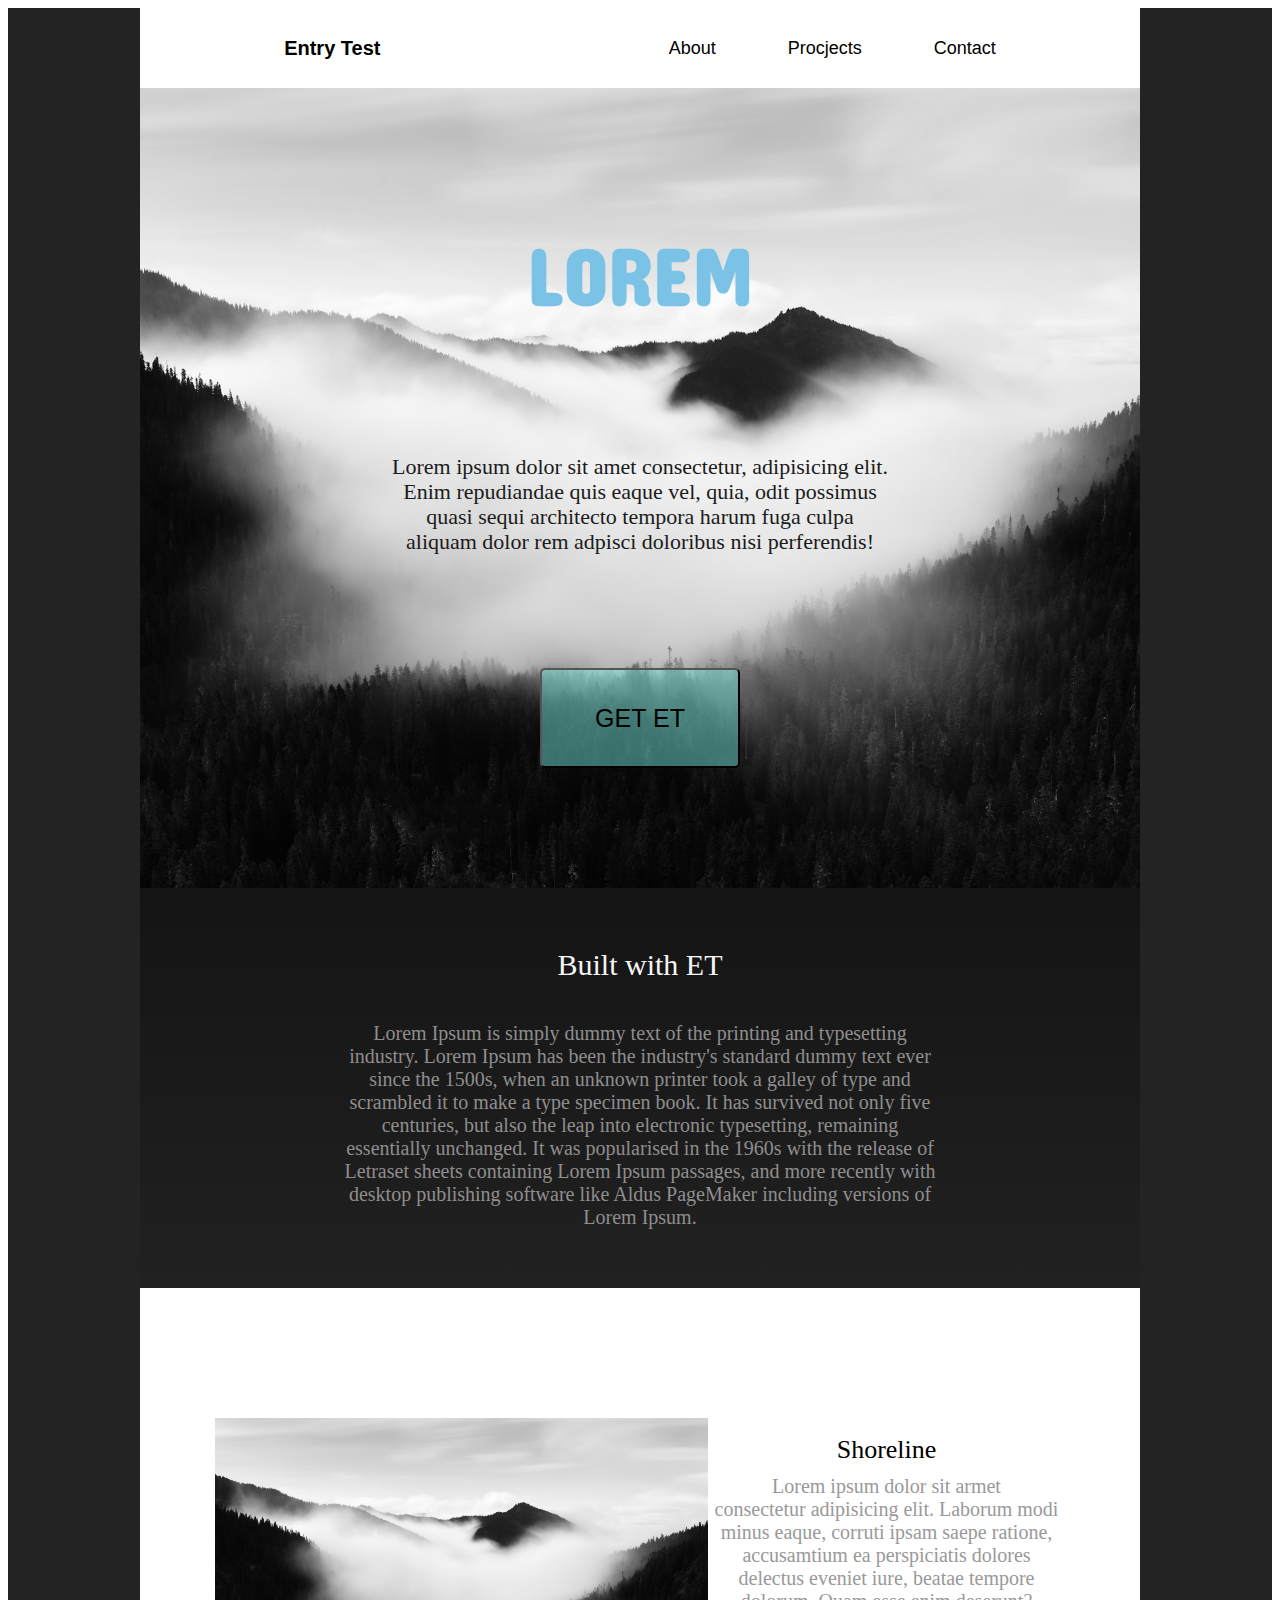
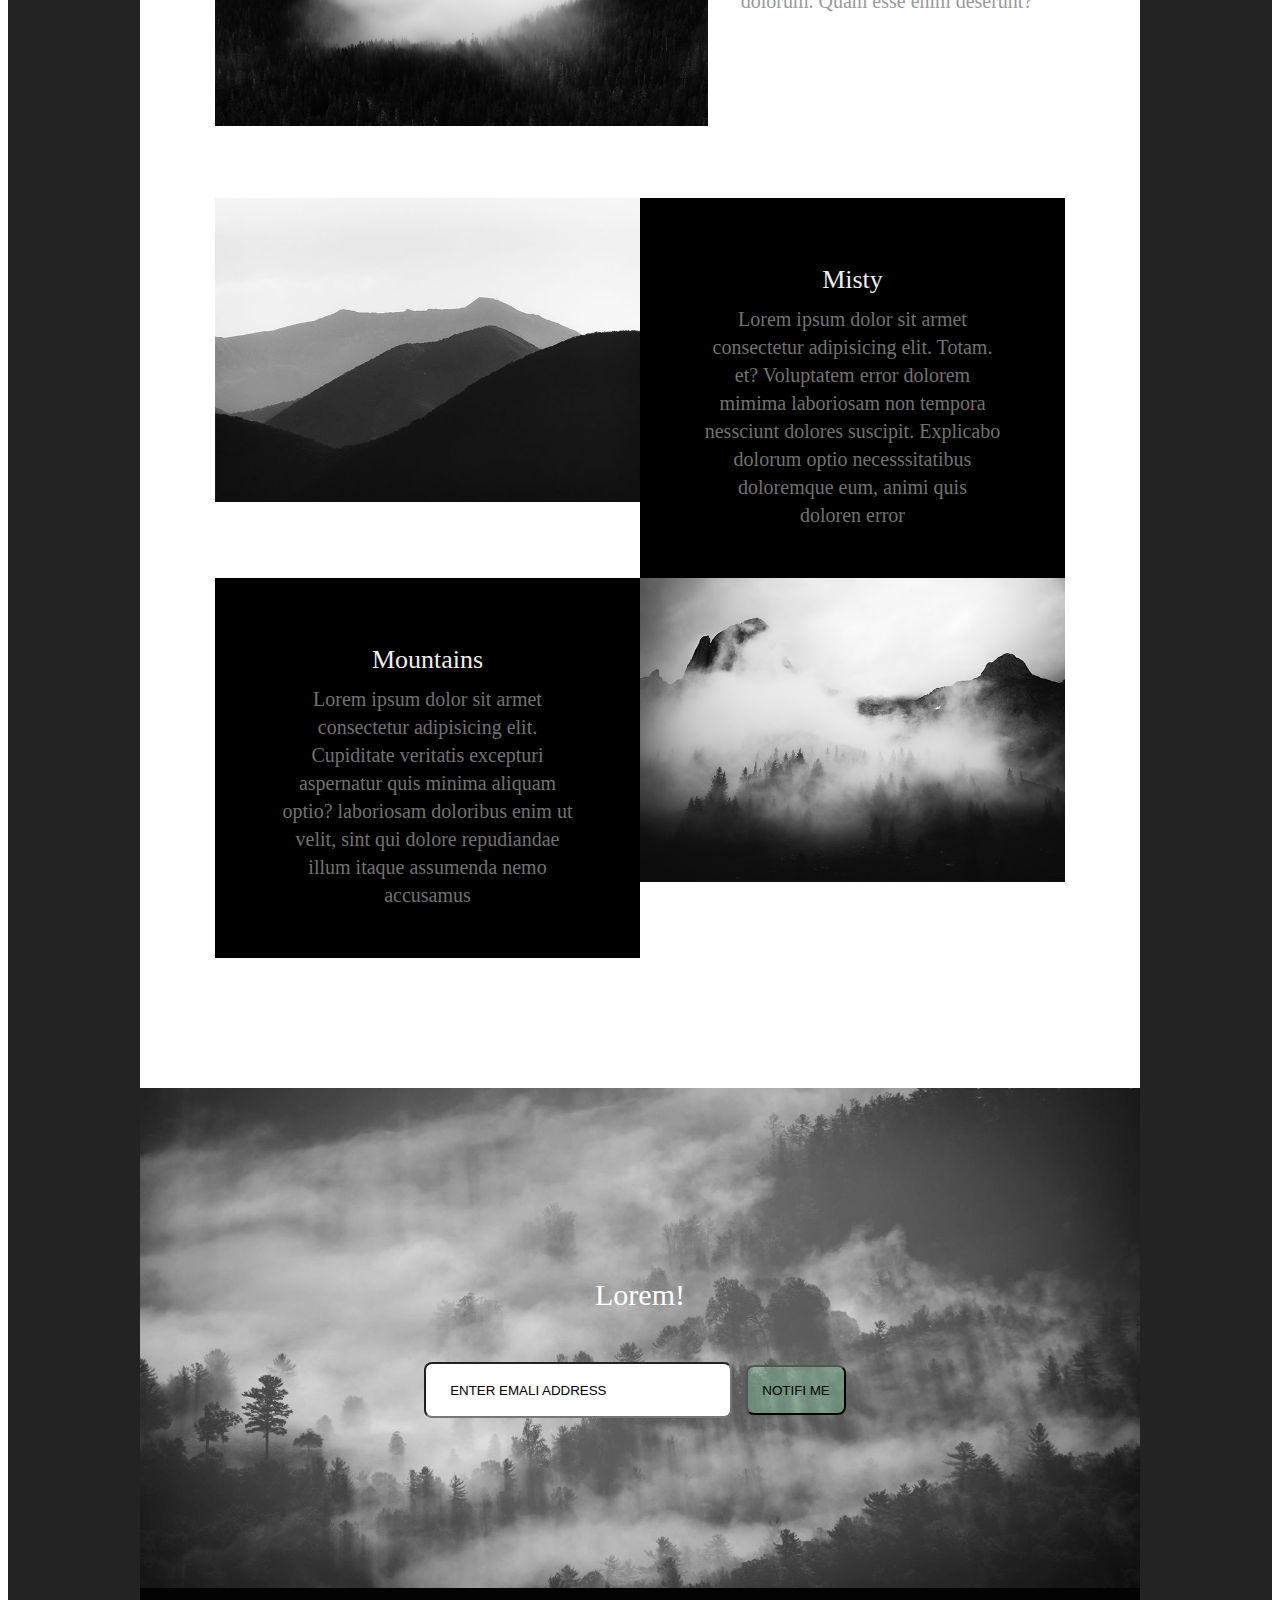
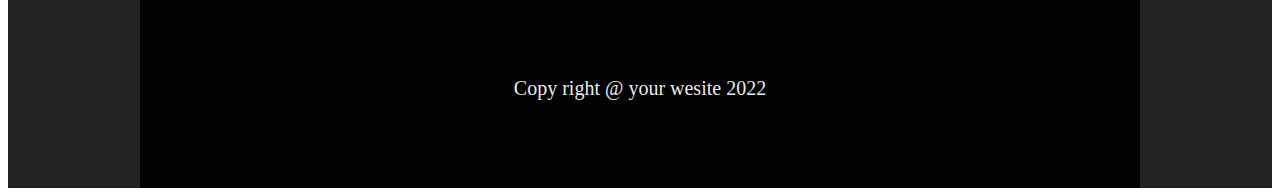
<file: TEST1/index.html>
<!DOCTYPE html>
<html lang="en">
<head>
    <meta charset="UTF-8">
    <meta http-equiv="X-UA-Compatible" content="IE=edge">
    <meta name="viewport" content="width=device-width, initial-scale=1.0">
    <title>Entry_ Test</title>
    <link rel="stylesheet" href="index.css">
    <link href="https://fonts.googleapis.com/css2?family=Concert+One&family=Open+Sans:ital,wght@1,300&display=swap" rel="stylesheet">
</head>
<body>
    <div class="root">
        <div class="narbar">
            <div class="topic">
                <button> Entry Test</button>
            </div>
            <div class="menu">
                <button> About</button>
                <button> Procjects</button>
                <button> Contact </button>
            </div>
        </div>
        <div class="page1">
            <div class="main">
                <div class="containerpage1">
                    <h1>LOREM</h1>
                    <p>Lorem ipsum dolor sit amet  consectetur, adipisicing elit. Enim repudiandae quis eaque vel, quia, odit possimus quasi sequi architecto tempora harum fuga culpa aliquam dolor rem adpisci doloribus nisi perferendis!</p>
                    <button> GET ET</button>
                </div>
            </div>
            <div class="footerpage1">
                <div class="infofooterpage1">
                    <h1>Built with ET</h1>
                    <p> Lorem Ipsum is simply dummy text of the printing and typesetting industry. Lorem Ipsum has been the industry's standard dummy text ever since the 1500s, when an unknown printer took a galley of type and scrambled it to make a type specimen book. It has survived not only five centuries, but also the leap into electronic typesetting, remaining essentially unchanged. It was popularised in the 1960s with the release of Letraset sheets containing Lorem Ipsum passages, and more recently with desktop publishing software like Aldus PageMaker including versions of Lorem Ipsum.</p>
                </div>
            </div>
        </div>
        <div class="page2">
            <div class="mainpage2">
                <div class="item">
                    <div class="itemimg1">
                        <img src="./img/bg-masthead.jpg">
                    </div>
                    <div class="containerinfo1">
                        <div class="info1">
                            <h1>Shoreline</h1>
                            <p>Lorem ipsum dolor sit armet</br>
                            consectetur adipisicing elit. Laborum modi minus eaque, corruti ipsam saepe ratione, accusamtium ea perspiciatis dolores delectus eveniet iure, beatae tempore dolorum. Quam esse enim deserunt?
                        </div>
                    </div>
                </div>
                <div class="item2">
                    <div class="itemimg">
                        <img src="./img/demo-image-01.jpg" alt="Nui_doi">
                    </div>
                    <div class="containerinfo">
                        <div class="info">
                            <h1>Misty</h1>
                            <p>Lorem ipsum dolor sit armet</br>
                            consectetur adipisicing elit. Totam.</br> et? Voluptatem error dolorem</br> mimima laboriosam non tempora</br> nessciunt dolores suscipit. Explicabo</br> dolorum optio necesssitatibus</br> doloremque eum, animi quis</br> doloren error</p>
                        </div>
                    </div>
                </div>
                <div class="item3">
                    <div class="containerinfo">
                        <div class="info">
                            <h1>Mountains</h1>
                            <p>Lorem ipsum dolor sit armet</br>
                            consectetur adipisicing elit.</br>
                           Cupiditate veritatis excepturi</br>aspernatur quis minima aliquam</br> optio? laboriosam doloribus enim ut</br>velit, sint qui dolore repudiandae</br>illum itaque assumenda nemo </br>accusamus</p>
                        </div>
                    </div>
                    <div class="itemimg">
                        <img src="./img/demo-image-02.jpg">
                    </div>
                </div>
            </div>
        </div>
        <div class="login">
            <div class="infologin">
                <h1>Lorem!</h1>
                <form>
                    <input type="text" value="      ENTER EMALI ADDRESS">
                    <button> NOTIFI ME</button>
                </form>
            </div>
            <div class="loginfooter">
                <p>Copy right @ your wesite 2022</p>
            </div>
        </div>
    </div>
</body>
</html>
</file>
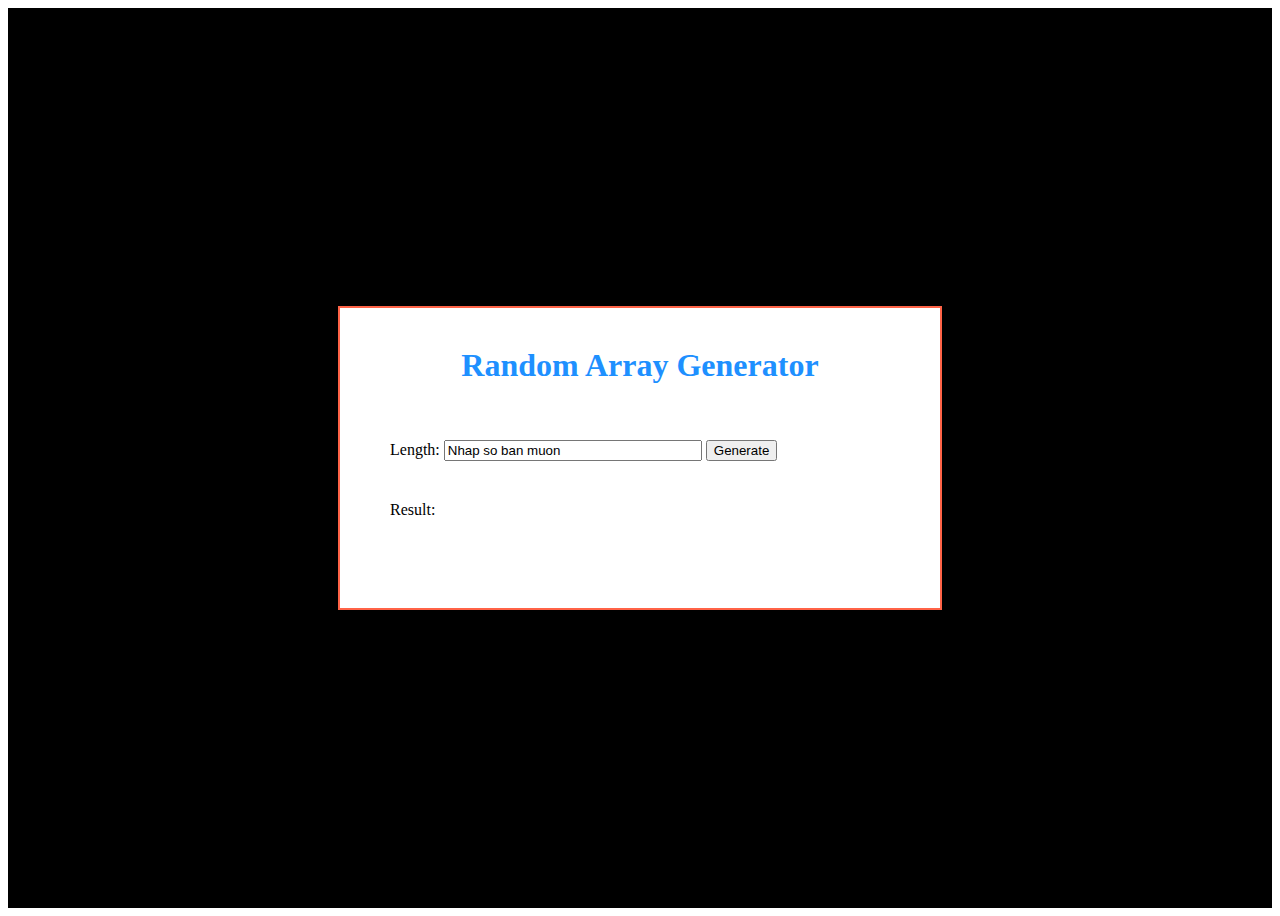
<file: TEST2/index.html>
<!DOCTYPE html>
<html lang="en">
<head>
    <meta charset="UTF-8">
    <meta http-equiv="X-UA-Compatible" content="IE=edge">
    <meta name="viewport" content="width=device-width, initial-scale=1.0">
    <title>Ramdom</title>
    <link rel="stylesheet" href="index.css">
</head>
<body>
    <diV class="background">
        <div class="container">
            <div class="tilte">
                <h1>Random Array Generator</h1>
            </div>
            <div class="calculator">
                <div class="formcal">
                    <form action="/action_page.php">
                        <label for="fname">Length:</label>
                        <input type="text" class="formarr" id="array" value="Nhap so ban muon" onchange="change()" >
                        <button type="button" class="generate" onclick="calculator()"> Generate</button>
                    </form>
                </div>
                <div  id="result">
                    <p>Result:</p>
                </div>
            </div>
        </div>
    </diV>
    <script src = "./index.js"></script>
</body>
</html>
</file>
<file: TEST1/index.css>
/* css main page */
.root{
    background-color: rgb(36, 35, 35);
    display: flex;
    flex-direction: column;
    justify-content: flex-start;
    align-items: center;
}

/* css narbar */
.narbar{
    width: 1000px;
    height: 80px;
    display: flex;
    background-color: white;
    justify-content: space-around;
    align-items: center;
}
.narbar button{
    border: none;
    background-color: white;
    padding: 16px 32px;
    text-align: center;
    text-decoration: none;
    display: inline-block;
    font-size: 16px;
    margin: 4px 2px;
    transition-duration: 0.4s;
    /* cursor: pointer; */
}
.topic button{
    font-size: 20px;
    font-weight: 550;
    font-family: Arial, Helvetica, sans-serif;
}
.menu button{
    font-size: 18px;
    font-weight: 500;
    font-family: Arial, Helvetica, sans-serif;
}
/* css page1 */
.page1{
    width: 1000px;
    height: 1200px;
    margin: 0cm;
}
.main{
    background-image: url("img/bg-masthead.jpg");
    background-repeat: no-repeat;
    background-position: center center;
    background-size: cover;
    height: 800px;
    display: flex;
    justify-content: center;
    flex-direction: column;
    align-items: center;
    margin: 0ch;
    padding: 0ch;
}
.footerpage1{
    display: flex;
    justify-content: center;
    align-items: center;
    height: 400px;
    width: 100%;
    background-image: linear-gradient(180deg,rgb(20, 20, 20),rgb(34, 33, 33));
}
.containerpage1{
    display: flex;
    justify-content: center;
    height: 70%;
    width: 50%;
    flex-direction: column;
    align-items: center;
    justify-content: space-between;
    text-align: center;
    line-height: 25px;
}
.containerpage1 h1{
    font-weight: bold;
    font-size: 80px;
    color: rgb(122, 195, 230);
    font-family: 'Concert One', cursive;
}
.containerpage1 p{
    font-size: 22px;
    color: rgb(27, 27, 27);
    font-weight: 200;
}
.containerpage1 button{
    background-color: rgba(122, 243, 233, 0.445);;
    height: 100px;
    width: 200px;
    border-radius: 5px;
    box-sizing: border-box;
    font-size: 25px;
}
.infofooterpage1{
    display: flex;
    justify-content: center;
    flex-direction: column;
    align-items: center;
    width: 600px;
}
.infofooterpage1 h1{
    font-weight: 200;
    font-size: 30px;
    color: whitesmoke;
}
.infofooterpage1 p{
    text-align: center;
    font-weight: 200;
    font-size: 20px;
    color: rgb(143, 142, 142);
}
/* Css Page2 */
.page2{
    width: 1000px;
    height: 1400px;
    background-color: white;
    display: flex;
    justify-content: center;
    align-items: center;
}
.mainpage2{
    width: 850px;
    height: 1140px;
}
.item{
    width: 100%;
    height: 380px;
    display:flex;
}
.item2{
    width: 100%;
    height: 380px;
    display:flex;
}
.item3{
    width: 100%;
    height: 380px;
    display:flex;
}
.itemimg1{
    width: 58%;
    height: 100%;
}
.info1{
    height: 100%;
    width: 100%;
    text-align: center; 
    /* padding-left: 40px;
    padding-right: 40px; */
}
.info1 p{
    color: rgb(153, 153, 153);
    font-weight: 100;
    font-family: 'Times New Roman', Times, serif;
    font-size: 20px;
    display: flex;
    justify-content: center;
    margin: 0%;
    align-items: center;
}
.info1 h1{
    color: rgb(0, 0, 0);
    font-weight: 200;
    font-family: 'Times New Roman', Times, serif;
    font-size: 26px;
    margin-bottom: 10px;
}
.itemimg{
    height: 100%;
    width: 50%;
}
.info{
    width: 100%;
    height: 100%;
    padding-left: 50px;
    padding-right: 50px;
    text-align: center;
    display: flex;
    flex-direction: column;
    justify-content: center;
}
.containerinfo1{
    height: 100%;
    width: 42%;
    display: flex;
    align-items: center;
}
.containerinfo{
    height: 100%;
    width: 50%;
    background-color: black;
    display: flex;
    align-items: center;
}

.info p{
    color: rgb(114, 114, 114);
    font-weight: 100;
    font-family: 'Times New Roman', Times, serif;
    font-size: 20px;
    word-wrap: break-word;
    margin: 0%;
    line-height: 28px;
}
.info h1{
    color: rgb(238, 238, 238);
    font-weight: 200;
    font-family: 'Times New Roman', Times, serif;
    font-size: 26px;
    margin-bottom: 10px;
}
.item img{
    object-fit: cover;
    max-width: 100%;
}
.item2 img{
    object-fit: cover;
    max-width: 100%;
}
.item3 img{
    object-fit: cover;
    max-width: 100%;
}
/* Css login */
.login{ 
    width: 1000px;
    height: 700px;
}
.infologin{
    background-image: url(./img/bg-signup.jpg);
    height: 500px;
    width: 100%;
    background-size: cover;
    background-position: center;
    background-repeat: no-repeat;
    display: flex;
    justify-content: center;
    align-items: center;
    flex-direction: column;
}
.infologin h1{
    color:white ;
    font-weight: 400;
    font-family: 'Times New Roman', Times, serif;
    font-size: 30px;
    margin-bottom: 50px;
}
.infologin input{
    width: 300px;
    height: 50px;
    border-radius: 8px;
    margin-right: 10px;
}
.infologin button{
    width: 100px;
    height: 50px;
    border-radius: 8px;
    margin-right: 10px;
    background-color: rgba(138, 228, 175, 0.342);
}
.loginfooter{
    height: 200px;
    width: 100%;
    background-color: black;
    opacity: 0.9;
    display: flex;
    align-items: center;
    justify-content: center;
}
.loginfooter p{
    color:white ;
    font-weight: 400;
    font-family: 'Times New Roman', Times, serif;
    font-size: 20px;
}
@media screen and (max-width: 800px){
    .root{
        width: 100%;
        display: flex;
        justify-content: center;
        flex-direction: column;
        background-color: white;
    }
    .narbar{
        width: 100%;
        height: 80px;
        display: flex;
        background-color: white;
        justify-content: space-around;
        align-items: center;
    }
    .page1{
        width: 100%;
        height: 1400px;
        margin: 0cm;
    }
    .main{
        background-image: url("img/bg-masthead.jpg");
        background-repeat: no-repeat;
        background-position: center center;
        background-size: cover;
        height: 800px;
        display: flex;
        justify-content: center;
        flex-direction: column;
        align-items: center;
        margin: 0ch;
        padding: 0ch;
    }
    .containerpage1{
        display: flex;
        justify-content: center;
        height: 70%;
        width: 70%;
        flex-direction: column;
        align-items: center;
        justify-content: space-between;
        text-align: center;
        line-height: 25px;
    }
    .footerpage1{
        display: flex;
        justify-content: center;
        align-items: center;
        height: 700px;
        width: 100%;
        background-image: linear-gradient(180deg,rgb(20, 20, 20),rgb(34, 33, 33));
    }
    .infofooterpage1{
        display: flex;
        justify-content: center;
        flex-direction: column;
        align-items: center;
        width: 70%;
        height: 100%;
    }
    
    .page2{
        width: 100%;
        height: 2600px;
        background-color: white;
        display: flex;
        justify-content: center;
        align-items: center;
    }
    .mainpage2{
        width: 80%;
        height: 2280px;
        display: flex;
        justify-content: center;
        flex-direction: column;
    }
    .item{
        width: 100%;
        height: 760px;
        display:flex;
        flex-direction: column;
        align-items: center;
    }
    .item2{
        width: 100%;
        height: 760px;
        display:flex;
        flex-direction: column;
        align-items: center;
    }.item3{
        width: 100%;
        height: 760px;
        display:flex;
        flex-direction: column-reverse;
        align-items: center;
    }
    .itemimg1{
        width: 100%;
        height: 50%;
    }
    .containerinfo1{
        height: 42%;
        width: 100%;
        display: flex;
        align-items: center;
        line-height: 28px;
    }
    .itemimg{
        
        height: 334px;
        width: 100%;
    }
    .containerinfo{
        height: 50%;
        width: 100%;
        background-color: black;
        display: flex;
        align-items: center;
    }
    .item img{
        object-fit: cover;
        max-height: 100%;
    }
    .item2 img{
        object-fit: cover;
        max-height: 100%;
    }
    .item3 img{
        object-fit: cover;
        max-height: 100%;
    }
    .login{
        width: 100%;
        height: 700px;
    }
}
</file>
<file: TEST2/index.css>
.background{
    background-color: black;
    height: 100vh;
    display: flex;
    justify-content: center;
    align-items: center;
}
.container{
    width: 600px;
    height: 300px;
    background-color: white;
    border: 2px solid tomato;
    display: flex;
    justify-content: space-around;
    flex-direction: column;
    align-items: center;
}
.calculator{
    height: 150px;
    width: 600px;
    margin-left: 100px;
}
.formcal{
    display: flex;
    justify-content: space-between;
}
.tilte h1{
    color: dodgerblue;
}
.formarr{
    width:250px;
}
.formcal{
    display: flex;
    justify-content: space-between;
    align-items: center;
    margin-bottom: 40px;
}
</file>
